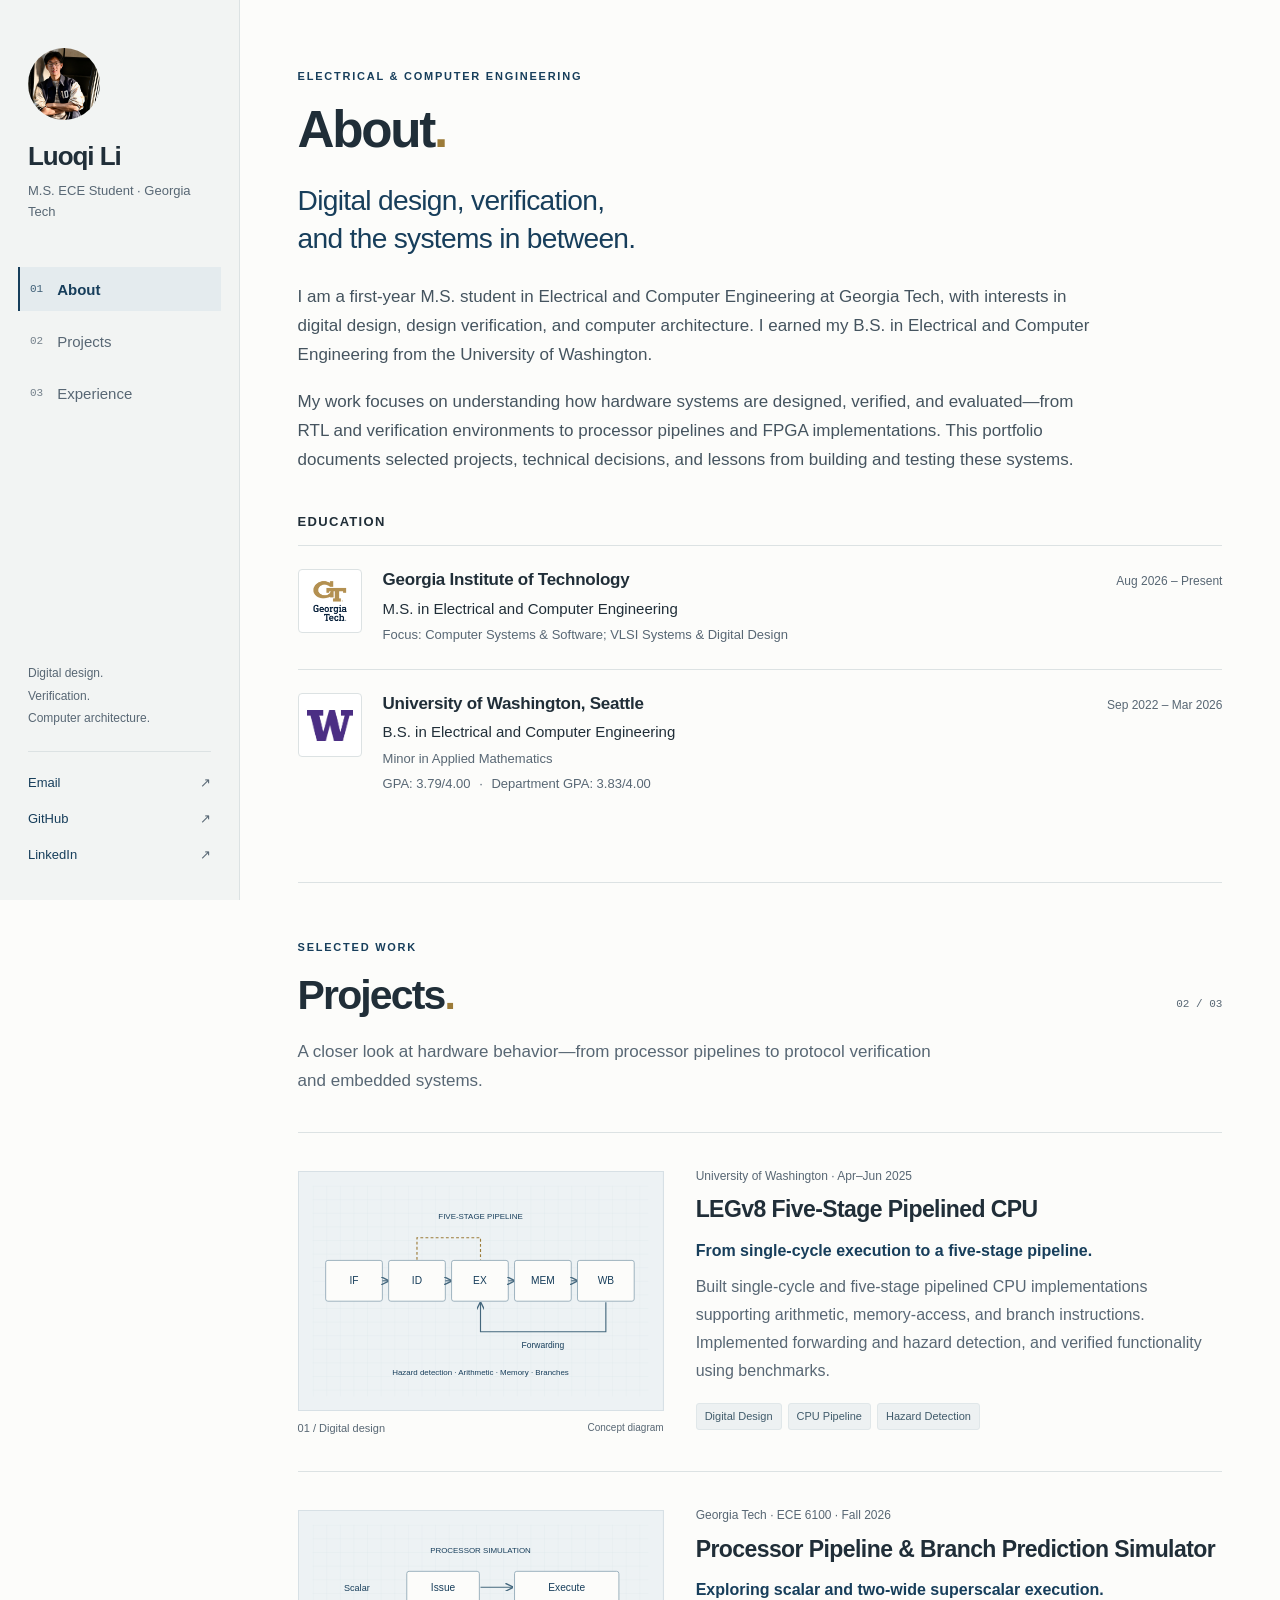
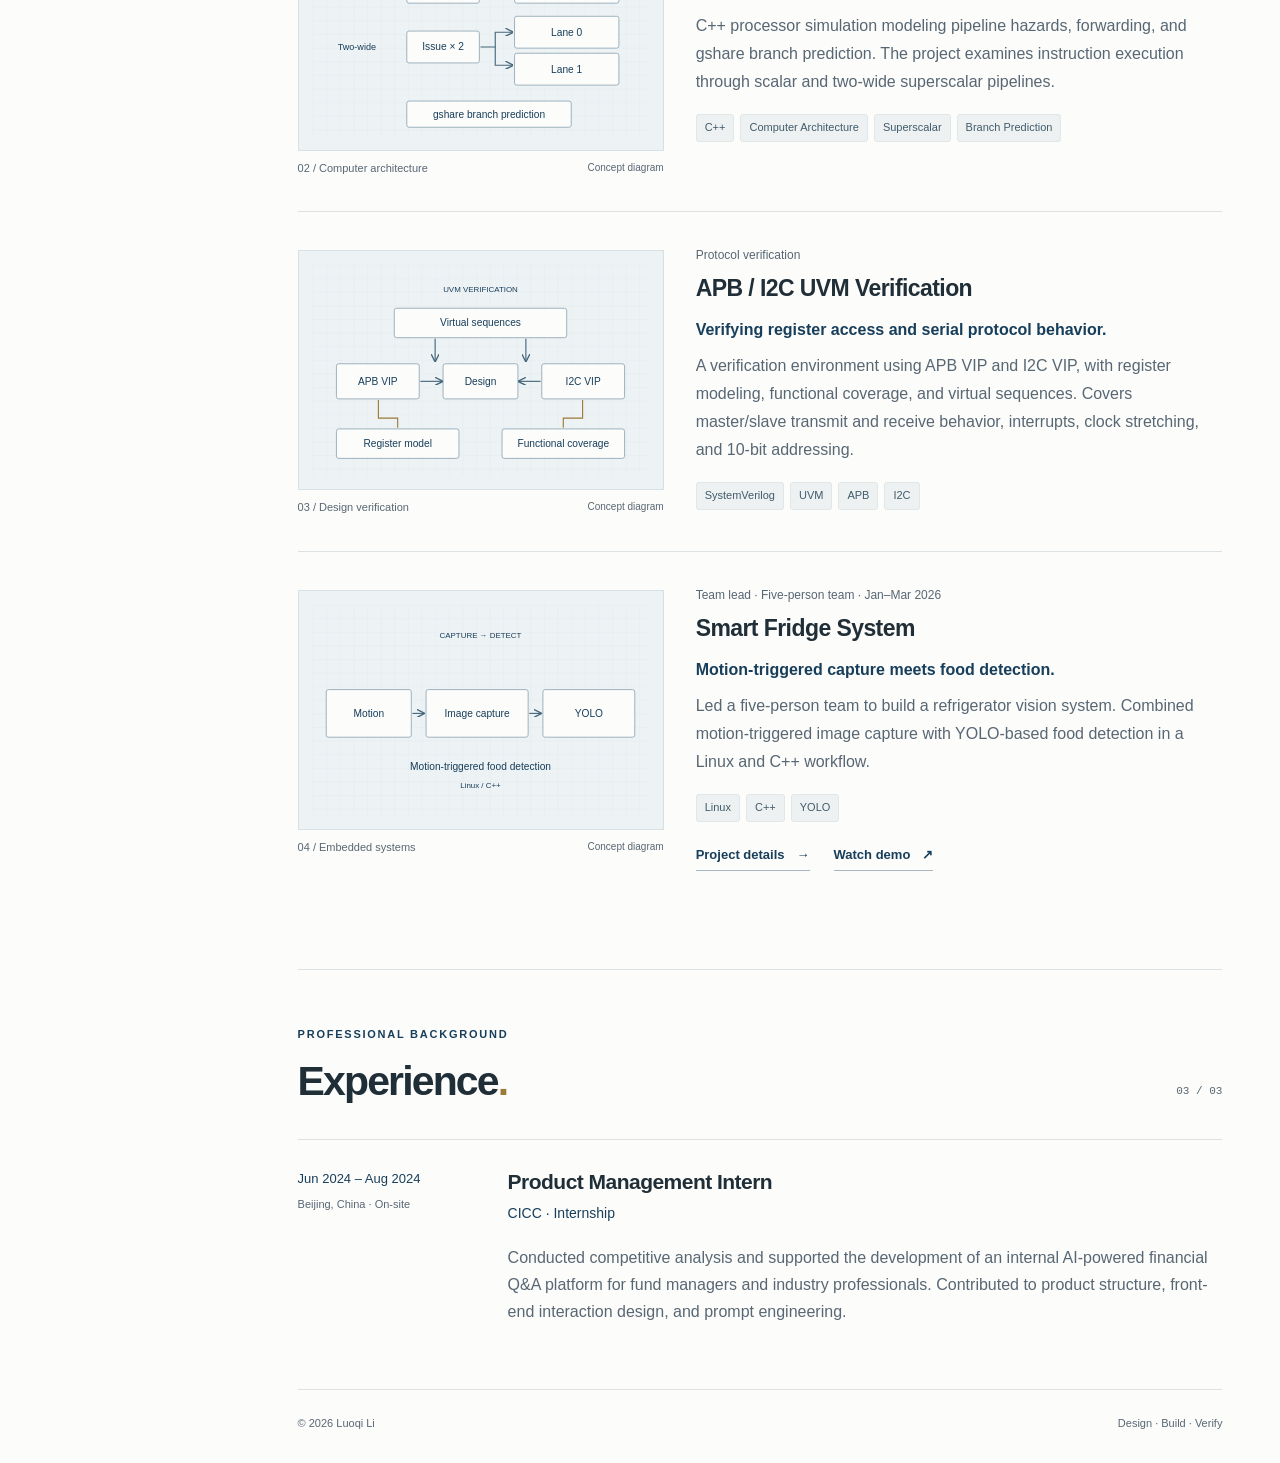
<file: index.html>
<!doctype html>
<html lang="en">
<head>
  <meta charset="utf-8">
  <meta name="viewport" content="width=device-width, initial-scale=1">
  <meta name="description" content="Luoqi Li is an M.S. ECE student at Georgia Tech. Explore projects in digital design, design verification, processor architecture, and embedded systems.">
  <meta name="theme-color" content="#17354c">
  <title>Luoqi Li | Digital Design & Computer Architecture</title>
  <link rel="icon" href="images/favicon.svg" type="image/svg+xml">
  <link rel="stylesheet" href="assets/css/main.css">
  <script src="assets/js/main.js" defer></script>
</head>
<body>
<a class="skip-link" href="#main">Skip to content</a>
<header class="sidebar">
  <a class="identity" href="#about" aria-label="Luoqi Li — About">
    <img class="avatar" src="images/avatar/1.jpg" width="72" height="72" alt="Luoqi Li">
    <span><span class="name">Luoqi Li</span><span class="identity-description">M.S. ECE Student · Georgia Tech</span></span>
  </a>
  <nav class="section-nav" aria-label="Main navigation">
    <a href="#about"><span class="nav-number" aria-hidden="true">01</span> About</a>
    <a href="#projects"><span class="nav-number" aria-hidden="true">02</span> Projects</a>
    <a href="#experience"><span class="nav-number" aria-hidden="true">03</span> Experience</a>
  </nav>
  <div class="sidebar-bottom">
    <p class="sidebar-note">Digital design.<br>Verification.<br>Computer architecture.</p>
    <div class="social-links" aria-label="Contact links">
      <a href="mailto:luoqi.li.ece@gmail.com">Email <span aria-hidden="true">↗</span></a>
      <a href="https://github.com/luoqi-dev">GitHub <span aria-hidden="true">↗</span></a>
      <a href="https://www.linkedin.com/in/luoqi-li-4988713ab">LinkedIn <span aria-hidden="true">↗</span></a>
    </div>
  </div>
</header>
<main id="main" class="main-content">
  <section id="about" class="section about" aria-labelledby="about-title" tabindex="-1">
    <p class="eyebrow">Electrical &amp; Computer Engineering</p>
    <h1 id="about-title">About<span class="heading-dot">.</span></h1>
    <p class="intro-line">Digital design, verification,<br class="desktop-break"> and the systems in between.</p>
    <!-- Editable introductory draft supplied by Luoqi; keep visitor-facing copy free of editing labels. -->
    <div class="about-copy">
      <p>I am a first-year M.S. student in Electrical and Computer Engineering at Georgia Tech, with interests in digital design, design verification, and computer architecture. I earned my B.S. in Electrical and Computer Engineering from the University of Washington.</p>
      <p>My work focuses on understanding how hardware systems are designed, verified, and evaluated—from RTL and verification environments to processor pipelines and FPGA implementations. This portfolio documents selected projects, technical decisions, and lessons from building and testing these systems.</p>
    </div>
    <div class="education" aria-labelledby="education-title">
      <h2 id="education-title" class="small-heading">Education</h2>
      <article class="education-entry">
        <div class="school-logo school-logo-gt"><img src="images/logos/georgia-tech.png" width="64" height="64" alt="Georgia Tech logo" loading="lazy"></div>
        <div class="education-content"><div class="entry-heading"><h3>Georgia Institute of Technology</h3><span class="meta">Aug 2026 – Present</span></div>
          <p class="degree">M.S. in Electrical and Computer Engineering</p>
          <p class="education-note">Focus: Computer Systems &amp; Software; VLSI Systems &amp; Digital Design</p>
        </div>
      </article>
      <article class="education-entry">
        <div class="school-logo"><img src="images/logos/uw.png" width="64" height="64" alt="University of Washington logo" loading="lazy"></div>
        <div class="education-content"><div class="entry-heading"><h3>University of Washington, Seattle</h3><span class="meta">Sep 2022 – Mar 2026</span></div>
          <p class="degree">B.S. in Electrical and Computer Engineering</p>
          <p class="education-note">Minor in Applied Mathematics</p>
          <p class="education-note">GPA: 3.79/4.00 <span class="separator" aria-hidden="true">·</span> Department GPA: 3.83/4.00</p>
        </div>
      </article>
    </div>
  </section>
  <section id="projects" class="section" aria-labelledby="projects-title" tabindex="-1">
    <div class="section-heading"><div><p class="eyebrow">Selected work</p><h2 id="projects-title">Projects<span class="heading-dot">.</span></h2></div><span class="section-index" aria-hidden="true">02 / 03</span></div>
    <p class="section-intro">A closer look at hardware behavior—from processor pipelines to protocol verification and embedded systems.</p>
    <div class="project-list">
      <article class="project-entry">
        <figure class="project-visual"><div class="image-frame"><span class="image-fallback" aria-hidden="true">Digital design</span><img src="images/projects/legv8-cpu.svg" width="640" height="420" loading="lazy" alt="Conceptual five-stage pipeline with a forwarding feedback path"></div><figcaption>01 / Digital design <span>Concept diagram</span></figcaption></figure>
        <div class="project-content"><p class="meta">University of Washington · Apr–Jun 2025</p><h3>LEGv8 Five-Stage Pipelined CPU</h3><p class="project-summary">From single-cycle execution to a five-stage pipeline.</p><p class="project-description">Built single-cycle and five-stage pipelined CPU implementations supporting arithmetic, memory-access, and branch instructions. Implemented forwarding and hazard detection, and verified functionality using benchmarks.</p><ul class="tags" aria-label="Technologies and topics"><li>Digital Design</li><li>CPU Pipeline</li><li>Hazard Detection</li></ul></div>
      </article>
      <article class="project-entry">
        <figure class="project-visual"><div class="image-frame"><span class="image-fallback" aria-hidden="true">Computer architecture</span><img src="images/projects/pipeline-simulator.svg" width="640" height="420" loading="lazy" alt="Conceptual scalar and two-wide execution paths with a branch predictor"></div><figcaption>02 / Computer architecture <span>Concept diagram</span></figcaption></figure>
        <div class="project-content"><p class="meta">Georgia Tech · ECE 6100 · Fall 2026</p><h3>Processor Pipeline &amp; Branch Prediction Simulator</h3><p class="project-summary">Exploring scalar and two-wide superscalar execution.</p><p class="project-description">C++ processor simulation modeling pipeline hazards, forwarding, and gshare branch prediction. The project examines instruction execution through scalar and two-wide superscalar pipelines.</p><ul class="tags" aria-label="Technologies and topics"><li>C++</li><li>Computer Architecture</li><li>Superscalar</li><li>Branch Prediction</li></ul></div>
      </article>
      <article class="project-entry">
        <figure class="project-visual"><div class="image-frame"><span class="image-fallback" aria-hidden="true">Design verification</span><img src="images/projects/uvm-verification.svg" width="640" height="420" loading="lazy" alt="Conceptual APB and I2C verification environment with register model and coverage"></div><figcaption>03 / Design verification <span>Concept diagram</span></figcaption></figure>
        <div class="project-content"><p class="meta">Protocol verification</p><h3>APB / I2C UVM Verification</h3><p class="project-summary">Verifying register access and serial protocol behavior.</p><p class="project-description">A verification environment using APB VIP and I2C VIP, with register modeling, functional coverage, and virtual sequences. Covers master/slave transmit and receive behavior, interrupts, clock stretching, and 10-bit addressing.</p><ul class="tags" aria-label="Technologies and topics"><li>SystemVerilog</li><li>UVM</li><li>APB</li><li>I2C</li></ul></div>
      </article>
      <article class="project-entry">
        <figure class="project-visual"><div class="image-frame"><span class="image-fallback" aria-hidden="true">Embedded systems</span><img src="images/projects/smart-fridge.svg" width="640" height="420" loading="lazy" alt="Conceptual food detection workflow from motion to image capture to YOLO"></div><figcaption>04 / Embedded systems <span>Concept diagram</span></figcaption></figure>
        <div class="project-content"><p class="meta">Team lead · Five-person team · Jan–Mar 2026</p><h3>Smart Fridge System</h3><p class="project-summary">Motion-triggered capture meets food detection.</p><p class="project-description">Led a five-person team to build a refrigerator vision system. Combined motion-triggered image capture with YOLO-based food detection in a Linux and C++ workflow.</p><ul class="tags" aria-label="Technologies and topics"><li>Linux</li><li>C++</li><li>YOLO</li></ul><div class="project-links"><a class="text-link" href="projects.html#project-1">Project details <span aria-hidden="true">→</span></a><a class="text-link" href="https://www.youtube.com/watch?v=fV0JKsauYis">Watch demo <span aria-hidden="true">↗</span></a></div></div>
      </article>
    </div>
  </section>
  <section id="experience" class="section" aria-labelledby="experience-title" tabindex="-1">
    <span id="experiences" class="legacy-anchor" aria-hidden="true"></span>
    <div class="section-heading"><div><p class="eyebrow">Professional background</p><h2 id="experience-title">Experience<span class="heading-dot">.</span></h2></div><span class="section-index" aria-hidden="true">03 / 03</span></div>
    <article class="experience-entry"><div class="experience-date">Jun 2024 – Aug 2024<span>Beijing, China · On-site</span></div><div><h3>Product Management Intern</h3><p class="company">CICC · Internship</p><p>Conducted competitive analysis and supported the development of an internal AI-powered financial Q&amp;A platform for fund managers and industry professionals. Contributed to product structure, front-end interaction design, and prompt engineering.</p></div></article>
  </section>
  <footer class="page-footer"><span>© 2026 Luoqi Li</span><span>Design · Build · Verify</span></footer>
</main>
</body>
</html>
</file>
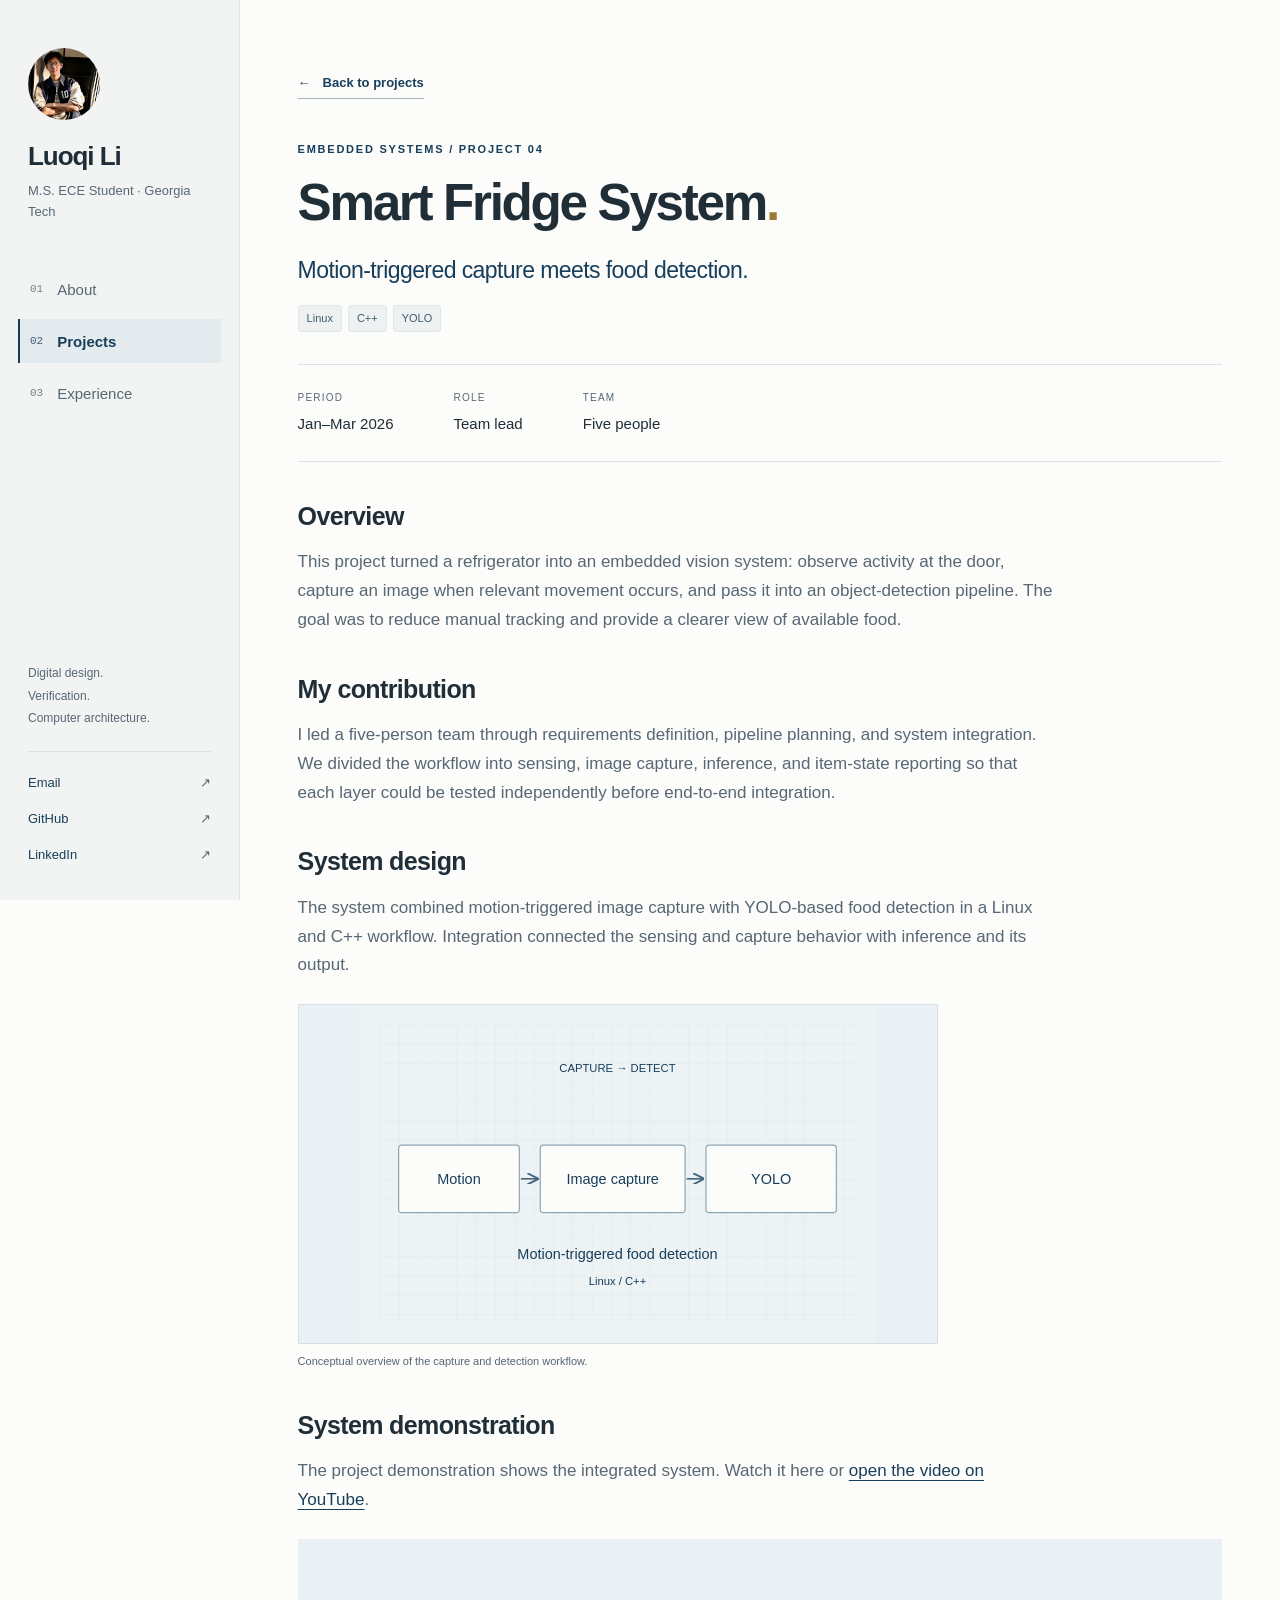
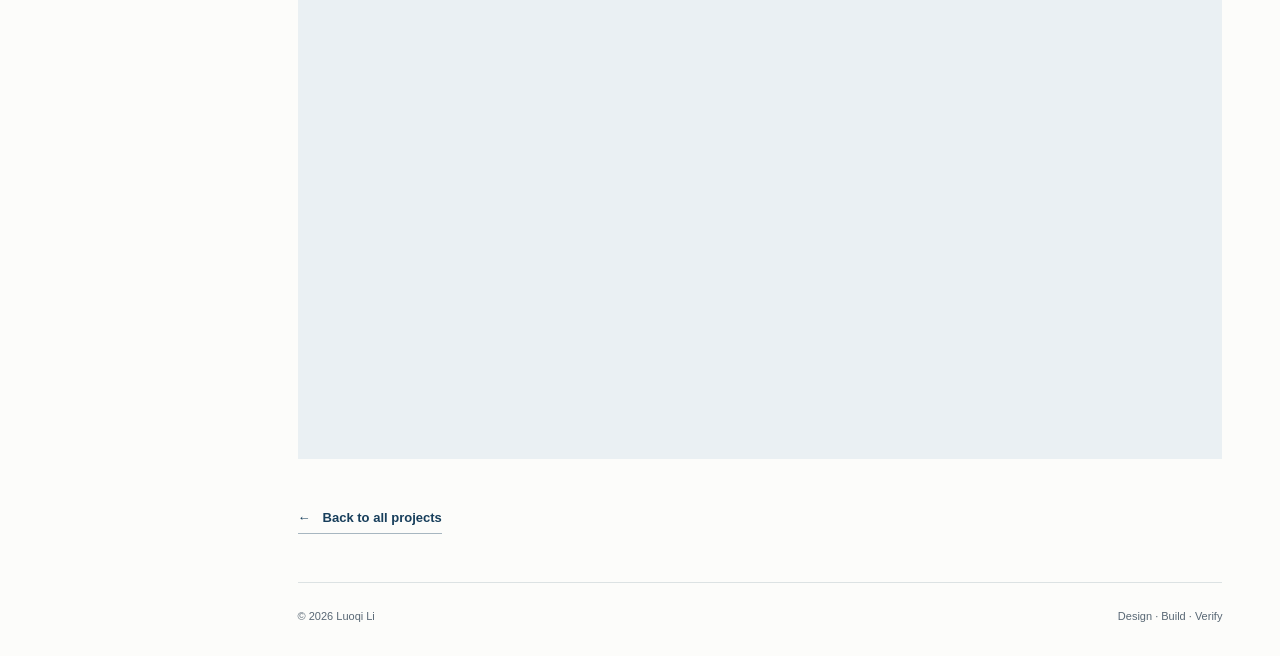
<file: projects.html>
<!doctype html>
<html lang="en">
<head>
  <meta charset="utf-8">
  <meta name="viewport" content="width=device-width, initial-scale=1">
  <meta name="description" content="A motion-triggered refrigerator vision system using Linux, C++, and YOLO. Project overview, team leadership, system workflow, and video demonstration.">
  <meta name="theme-color" content="#17354c">
  <title>Smart Fridge System | Luoqi Li</title>
  <link rel="icon" href="images/favicon.svg" type="image/svg+xml">
  <link rel="stylesheet" href="assets/css/main.css">
  <script src="assets/js/main.js" defer></script>
</head>
<body>
<a class="skip-link" href="#main">Skip to content</a>
<header class="sidebar">
  <a class="identity" href="index.html#about" aria-label="Luoqi Li — About">
    <img class="avatar" src="images/avatar/1.jpg" width="72" height="72" alt="Luoqi Li">
    <span><span class="name">Luoqi Li</span><span class="identity-description">M.S. ECE Student · Georgia Tech</span></span>
  </a>
  <nav class="section-nav" aria-label="Main navigation">
    <a href="index.html#about"><span class="nav-number" aria-hidden="true">01</span> About</a>
    <a href="index.html#projects" aria-current="page"><span class="nav-number" aria-hidden="true">02</span> Projects</a>
    <a href="index.html#experience"><span class="nav-number" aria-hidden="true">03</span> Experience</a>
  </nav>
  <div class="sidebar-bottom">
    <p class="sidebar-note">Digital design.<br>Verification.<br>Computer architecture.</p>
    <div class="social-links" aria-label="Contact links">
      <a href="mailto:luoqi.li.ece@gmail.com">Email <span aria-hidden="true">↗</span></a>
      <a href="https://github.com/luoqi-dev">GitHub <span aria-hidden="true">↗</span></a>
      <a href="https://www.linkedin.com/in/luoqi-li-4988713ab">LinkedIn <span aria-hidden="true">↗</span></a>
    </div>
  </div>
</header>
<main id="main" class="main-content detail-content">
  <a class="text-link back-link" href="index.html#projects"><span aria-hidden="true">←</span> Back to projects</a>
  <article id="project-1" class="project-detail">
    <header class="detail-header"><p class="eyebrow">Embedded systems / Project 04</p><h1>Smart Fridge System<span class="heading-dot">.</span></h1><p class="intro-line">Motion-triggered capture meets food detection.</p><ul class="tags" aria-label="Technologies and topics"><li>Linux</li><li>C++</li><li>YOLO</li></ul>
    <dl class="project-facts"><div><dt>Period</dt><dd>Jan–Mar 2026</dd></div><div><dt>Role</dt><dd>Team lead</dd></div><div><dt>Team</dt><dd>Five people</dd></div></dl></header>
    <section class="detail-section" aria-labelledby="overview"><h2 id="overview">Overview</h2><p>This project turned a refrigerator into an embedded vision system: observe activity at the door, capture an image when relevant movement occurs, and pass it into an object-detection pipeline. The goal was to reduce manual tracking and provide a clearer view of available food.</p></section>
    <section class="detail-section" aria-labelledby="contribution"><h2 id="contribution">My contribution</h2><p>I led a five-person team through requirements definition, pipeline planning, and system integration. We divided the workflow into sensing, image capture, inference, and item-state reporting so that each layer could be tested independently before end-to-end integration.</p></section>
    <section class="detail-section" aria-labelledby="implementation"><h2 id="implementation">System design</h2><p>The system combined motion-triggered image capture with YOLO-based food detection in a Linux and C++ workflow. Integration connected the sensing and capture behavior with inference and its output.</p><figure class="system-figure"><div class="image-frame"><span class="image-fallback" aria-hidden="true">Motion → Image capture → YOLO detection</span><img src="images/projects/smart-fridge.svg" width="640" height="420" loading="lazy" alt="Conceptual workflow: motion triggers image capture, followed by YOLO food detection"></div><figcaption>Conceptual overview of the capture and detection workflow.</figcaption></figure></section>
    <section class="detail-section" aria-labelledby="demo"><h2 id="demo">System demonstration</h2><p>The project demonstration shows the integrated system. Watch it here or <a href="https://www.youtube.com/watch?v=fV0JKsauYis">open the video on YouTube</a>.</p><div class="video-embed"><iframe width="560" height="315" src="https://www.youtube.com/embed/fV0JKsauYis" title="Smart Fridge System — project demonstration" loading="lazy" referrerpolicy="strict-origin-when-cross-origin" allow="encrypted-media; picture-in-picture; fullscreen" allowfullscreen></iframe></div></section>
  </article>
  <a class="text-link detail-back" href="index.html#projects"><span aria-hidden="true">←</span> Back to all projects</a>
  <footer class="page-footer"><span>© 2026 Luoqi Li</span><span>Design · Build · Verify</span></footer>
</main>
</body>
</html>
</file>
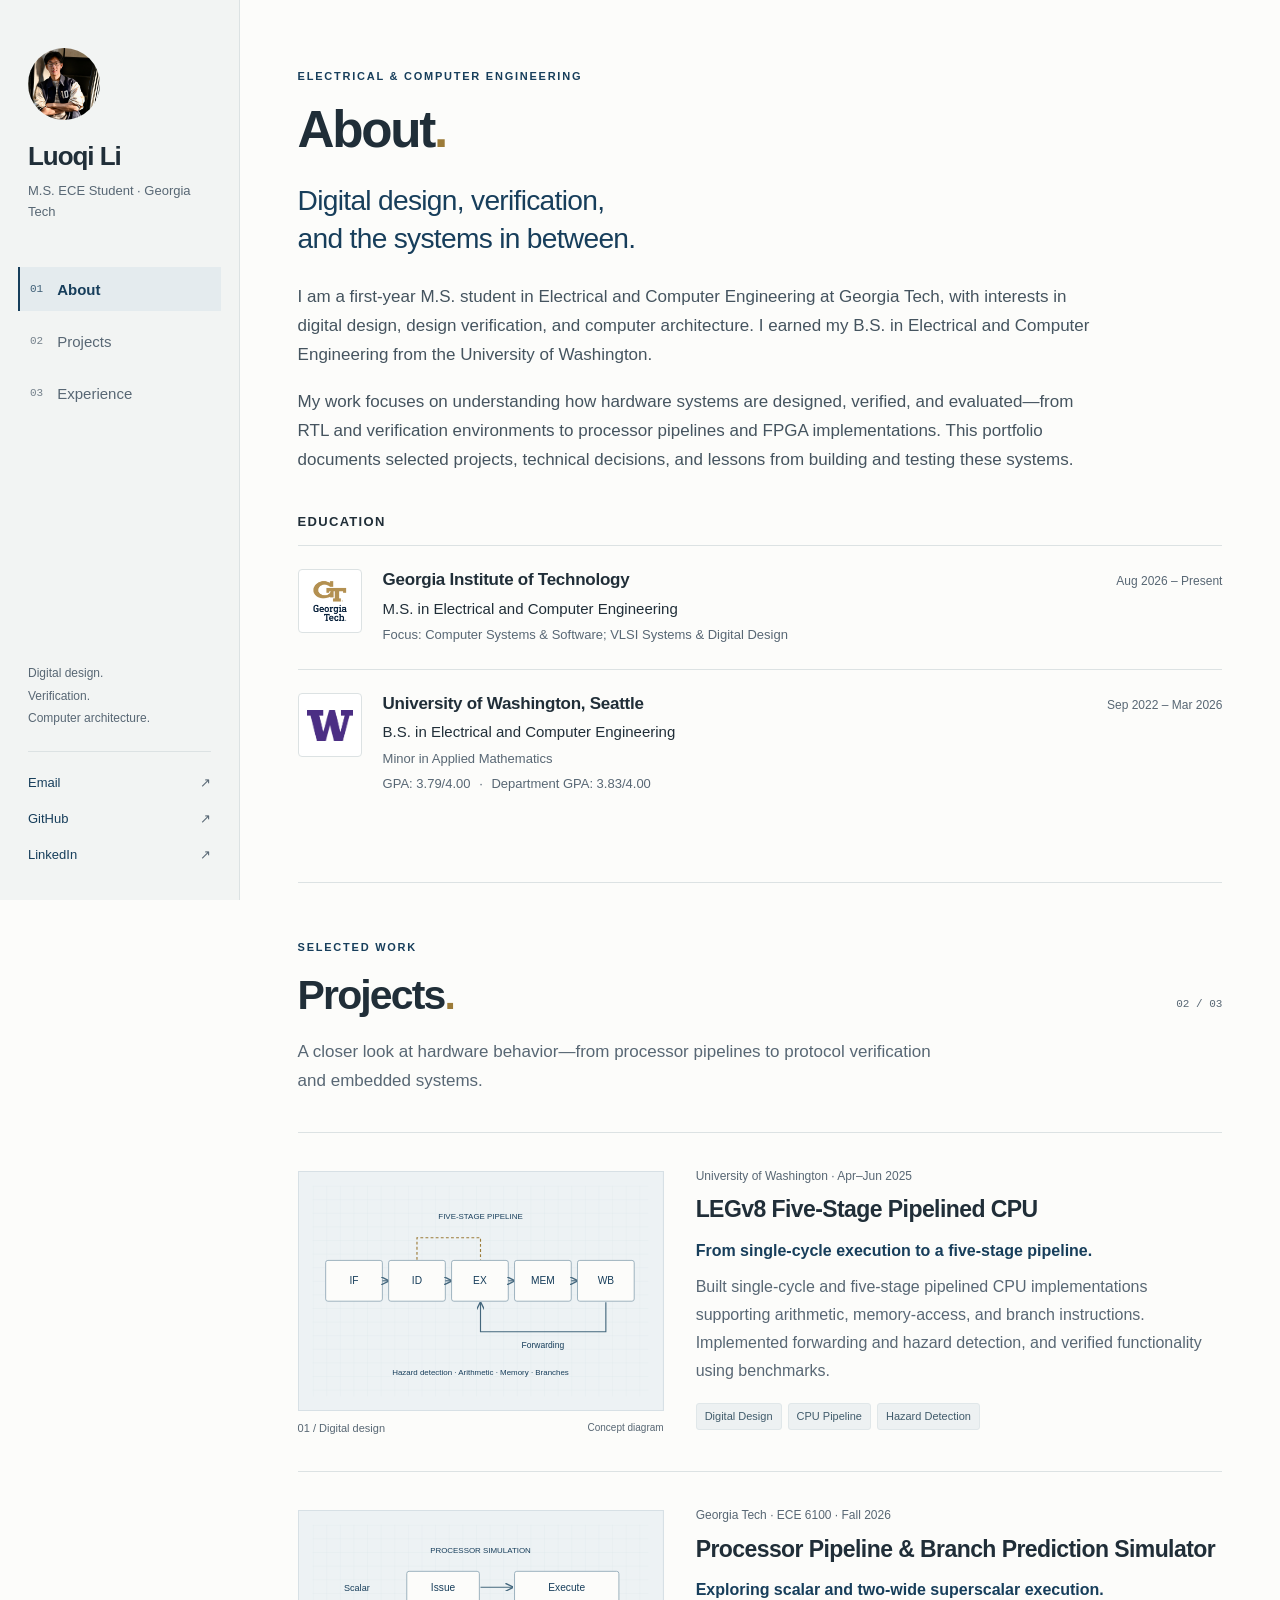
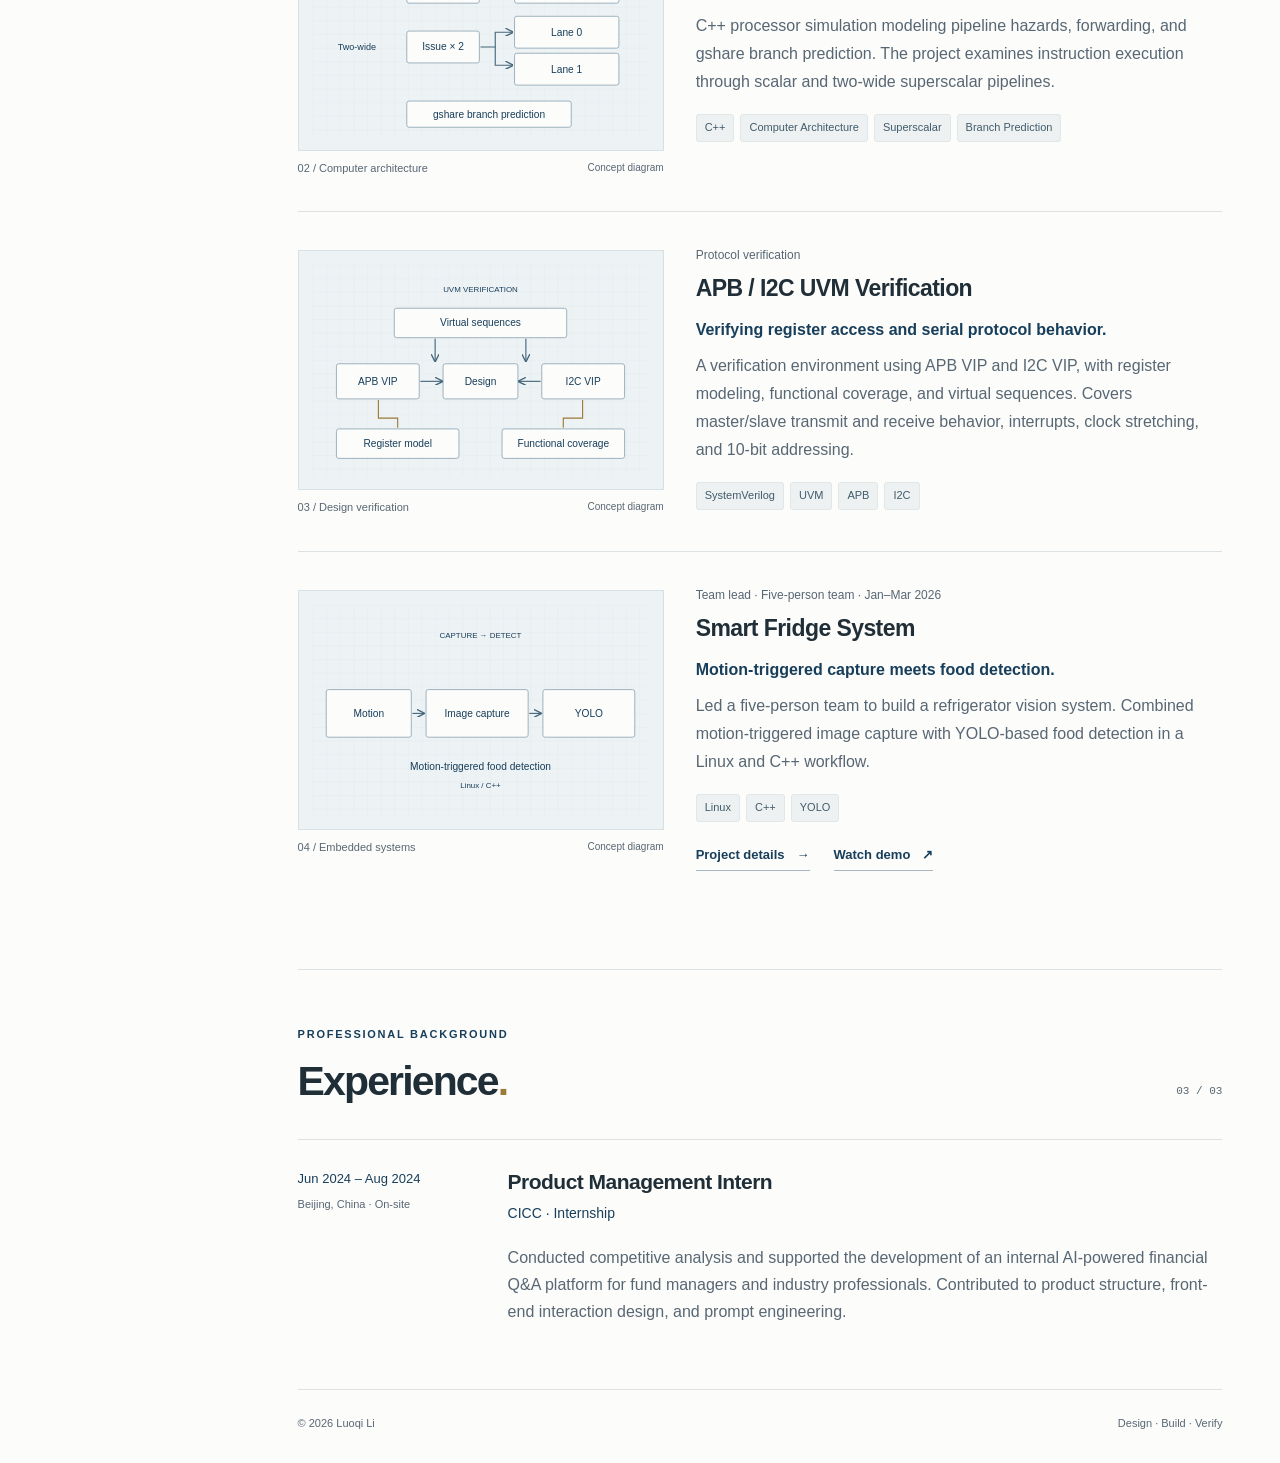
<file: reflections.html>
<!doctype html>
<html lang="en"><head><meta charset="utf-8"><meta name="viewport" content="width=device-width, initial-scale=1"><meta http-equiv="refresh" content="0;url=index.html"><meta name="robots" content="noindex"><title>Luoqi Li | Portfolio</title></head><body><p>This page has been retired. <a href="index.html">Visit Luoqi Li’s portfolio</a>.</p></body></html>
</file>
<file: assets/css/main.css>
/* Shared design system for the portfolio and project detail page. */
:root {
  --paper: #fcfcfa;
  --sidebar: #f2f4f3;
  --ink: #202e38;
  --muted: #586774;
  --navy: #173e5b;
  --gold: #9c7b38;
  --line: #dce2e3;
  --wash: #eaf0f3;
  --sidebar-width: 240px;
  --content-width: 1120px;
  --space: clamp(28px, 4.5vw, 72px);
}
* { box-sizing: border-box; }
html { scroll-behavior: smooth; scroll-padding-top: 32px; }
body { margin: 0; background: var(--paper); color: var(--ink); font: 17px/1.7 -apple-system, BlinkMacSystemFont, "Segoe UI", Arial, sans-serif; }
a { color: var(--navy); text-underline-offset: 4px; text-decoration-thickness: 1px; }
a:hover { color: #79602c; }
a, button { -webkit-tap-highlight-color: transparent; }
:focus-visible { outline: 3px solid var(--gold); outline-offset: 5px; border-radius: 2px; }
section[tabindex="-1"]:focus { outline: none; }
img { max-width: 100%; display: block; }
h1, h2, h3, p, figure, ul, dl, dd { margin: 0; }
h1, h2, h3 { color: var(--ink); font-weight: 650; }
h1, h2 { line-height: 1.13; letter-spacing: -.045em; }
h1 { font-size: clamp(42px, 4vw, 58px); }
h2 { font-size: clamp(34px, 3.2vw, 44px); }
h3 { font-size: 23px; line-height: 1.3; letter-spacing: -.025em; }
p + p { margin-top: 18px; }
.skip-link { position: fixed; top: 12px; left: 12px; transform: translateY(-200%); z-index: 10; padding: 10px 20px; background: white; }
.skip-link:focus { transform: none; }
.sidebar { position: fixed; inset: 0 auto 0 0; width: var(--sidebar-width); padding: 48px 28px 28px; display: flex; flex-direction: column; overflow-y: auto; background: var(--sidebar); border-right: 1px solid var(--line); }
.identity { display: block; text-decoration: none; color: var(--ink); }
.avatar { width: 72px; height: 72px; border-radius: 50%; object-fit: cover; margin-bottom: 20px; }
.name { display: block; font-size: 26px; font-weight: 650; letter-spacing: -.04em; line-height: 1.3; }
.identity-description { display: block; font-size: 13px; line-height: 1.6; color: var(--muted); margin-top: 7px; max-width: 175px; }
.section-nav { display: grid; gap: 8px; margin: 45px -10px 32px; }
.section-nav a { display: flex; gap: 14px; align-items: center; min-height: 44px; padding: 8px 10px; text-decoration: none; color: var(--muted); border-left: 2px solid transparent; font-size: 15px; transition: color .15s, background-color .15s; }
.nav-number { font: 11px/1.5 Consolas, monospace; opacity: .8; }
.section-nav a:hover { background: #e9eded; color: var(--navy); }
.section-nav a[aria-current] { color: var(--navy); background: #e4ebee; border-left-color: var(--navy); font-weight: 650; }
.sidebar-bottom { margin-top: auto; padding-top: 24px; }
.sidebar-note { font-size: 12px; line-height: 1.85; color: var(--muted); padding-bottom: 22px; border-bottom: 1px solid var(--line); }
.social-links { display: grid; gap: 8px; padding-top: 20px; }
.social-links a { display: flex; justify-content: space-between; text-decoration: none; font-size: 13px; min-height: 28px; }
.social-links span { color: var(--muted); }
.main-content { margin-left: var(--sidebar-width); max-width: var(--content-width); padding: 68px var(--space) 0; }
.section { position: relative; padding-bottom: 64px; scroll-margin-top: 0; }
.section + .section { padding-top: 56px; border-top: 1px solid var(--line); }
.eyebrow { color: var(--navy); font-size: 11px; line-height: 1.5; font-weight: 650; letter-spacing: .16em; text-transform: uppercase; margin-bottom: 16px; }
.heading-dot { color: var(--gold); }
.intro-line { font-size: clamp(22px, 2.2vw, 30px); line-height: 1.35; letter-spacing: -.025em; margin-top: 24px; color: var(--navy); }
.about-copy { max-width: 800px; margin-top: 25px; color: #45545f; }
.education { margin-top: 40px; }
.small-heading { font-size: 13px; letter-spacing: .1em; text-transform: uppercase; margin-bottom: 16px; }
.education-entry { display: flex; gap: 21px; padding: 23px 0; border-top: 1px solid var(--line); }
.school-logo { width: 64px; height: 64px; flex: 0 0 64px; display: grid; place-items: center; border: 1px solid var(--line); border-radius: 4px; background: #fff; overflow: hidden; }
.school-logo img { width: 100%; height: 100%; object-fit: contain; padding: 8px; }
.school-logo-gt { color: #89723e; font-size: 24px; font-weight: 750; letter-spacing: -.06em; }
.education-content { flex: 1; min-width: 0; }
.entry-heading { display: flex; flex-wrap: wrap; gap: 4px 20px; justify-content: space-between; align-items: baseline; }
.entry-heading h3 { font-size: 17px; letter-spacing: -.015em; }
.meta { color: var(--muted); font-size: 12px; line-height: 1.6; }
.degree { font-size: 15px; margin-top: 4px; }
.education-note { font-size: 13px; line-height: 1.7; color: var(--muted); margin-top: 3px; }
.separator { margin: 0 5px; }
.section-heading { display: flex; justify-content: space-between; align-items: end; gap: 12px; }
.section-index { font: 11px/1.5 Consolas, monospace; color: var(--muted); padding-bottom: 5px; white-space: nowrap; }
.section-intro { max-width: 640px; margin-top: 20px; color: var(--muted); }
.project-list { margin-top: 36px; }
.project-entry { display: grid; grid-template-columns: minmax(0, .82fr) minmax(0, 1.18fr); gap: 32px; align-items: start; padding: 34px 0; border-top: 1px solid var(--line); }
.project-visual { margin-top: 4px; }
.image-frame { position: relative; aspect-ratio: 32 / 21; background: var(--wash); border: 1px solid #d7e0e5; overflow: hidden; }
.image-frame img { position: relative; width: 100%; height: 100%; object-fit: contain; background: var(--wash); }
.image-fallback { position: absolute; inset: 0; display: grid; place-content: center; padding: 24px; color: var(--navy); text-align: center; font-size: 17px; }
.image-frame img.is-missing { visibility: hidden; }
figcaption { font-size: 11px; color: var(--muted); margin-top: 9px; line-height: 1.6; }
.project-visual figcaption { display: flex; flex-wrap: wrap; justify-content: space-between; gap: 3px 10px; }
.project-visual figcaption span { font-size: 10px; }
.project-content h3 { margin-top: 9px; }
.project-summary { font-size: 16px; line-height: 1.5; font-weight: 550; color: var(--navy); margin-top: 14px; }
.project-description { font-size: 16px; line-height: 1.75; color: var(--muted); margin-top: 10px; }
.tags { list-style: none; padding: 0; display: flex; flex-wrap: wrap; gap: 6px; margin-top: 18px; }
.tags li { font-size: 11px; line-height: 1.6; color: #405b6b; padding: 4px 8px; background: #edf1f2; border: 1px solid #e0e7e9; border-radius: 3px; }
.project-links { display: flex; flex-wrap: wrap; gap: 12px 24px; margin-top: 22px; }
.text-link { display: inline-flex; align-items: center; gap: 12px; font-size: 13px; font-weight: 600; text-decoration: none; border-bottom: 1px solid #a7b6c0; padding-bottom: 4px; }
.text-link:hover { border-color: var(--gold); }
.experience-entry { display: grid; grid-template-columns: 180px minmax(0,1fr); gap: 30px; margin-top: 34px; border-top: 1px solid var(--line); padding-top: 28px; }
.experience-date { font-size: 13px; color: var(--navy); }
.experience-date span { display: block; font-size: 11px; color: var(--muted); margin-top: 5px; }
.experience-entry h3 { font-size: 21px; }
.company { font-size: 14px; color: var(--navy); margin-top: 7px; }
.experience-entry p:last-child { font-size: 16px; color: var(--muted); }
.legacy-anchor { position: absolute; top: 0; }
.page-footer { display: flex; justify-content: space-between; gap: 15px; border-top: 1px solid var(--line); padding: 24px 0 30px; color: var(--muted); font-size: 11px; }
.back-link { margin-bottom: 42px; }
.detail-header h1 { max-width: 700px; }
.detail-header .intro-line { font-size: 23px; }
.project-facts { display: flex; flex-wrap: wrap; gap: 24px 60px; margin-top: 32px; padding: 24px 0; border-block: 1px solid var(--line); }
.project-facts dt { font-size: 10px; text-transform: uppercase; letter-spacing: .12em; color: var(--muted); }
.project-facts dd { font-size: 15px; margin-top: 5px; }
.detail-section { margin-top: 40px; }
.detail-section h2 { font-size: 25px; letter-spacing: -.025em; margin-bottom: 18px; }
.detail-section p { color: var(--muted); max-width: 760px; }
.system-figure { margin-top: 24px; max-width: 640px; }
.system-figure .image-frame { aspect-ratio: 32 / 17; }
.video-embed { aspect-ratio: 16 / 9; background: var(--wash); margin-top: 24px; }
.video-embed iframe { display: block; width: 100%; height: 100%; border: 0; }
.detail-back { margin: 48px 0; }
@media (min-width: 1600px) { .main-content { margin-left: calc(var(--sidebar-width) + (100vw - 1600px) / 3); } }
@media (max-width: 1100px) and (min-width: 801px) { :root { --space: 32px; } .project-entry { gap: 24px; grid-template-columns: minmax(0,.72fr) minmax(0,1.28fr); } .experience-entry { grid-template-columns: 150px minmax(0,1fr); gap: 24px; } }
@media (max-width: 800px) {
  html { scroll-padding-top: 24px; }
  .sidebar { position: static; width: 100%; padding: 22px 28px 0; border-right: 0; border-bottom: 1px solid var(--line); display: grid; grid-template-columns: 1fr auto; gap: 18px; overflow: visible; }
  .identity { display: flex; align-items: center; gap: 14px; }
  .avatar { width: 48px; height: 48px; margin: 0; }
  .name { font-size: 21px; }
  .identity-description { font-size: 11px; max-width: none; margin-top: 2px; }
  .sidebar-bottom { margin: 0; padding: 0; align-self: center; }
  .sidebar-note { display: none; }
  .social-links { padding: 0; display: flex; gap: 16px; }
  .social-links a { font-size: 12px; align-items: center; }
  .social-links span { display: none; }
  .section-nav { grid-column: 1 / -1; grid-row: 2; display: flex; margin: 0; gap: 24px; }
  .section-nav a { border-left: 0; border-bottom: 2px solid transparent; padding: 8px 0 12px; gap: 7px; }
  .section-nav a[aria-current] { border-bottom-color: var(--navy); background: none; }
  .main-content { margin: 0 auto; padding: 40px 28px 0; }
  .section { padding-bottom: 44px; }
  .section + .section { padding-top: 40px; }
  .project-entry { grid-template-columns: 1fr; gap: 22px; }
  .project-visual { max-width: 100%; }
  .image-frame { aspect-ratio: 16 / 8; }
  .experience-entry { grid-template-columns: 1fr; gap: 17px; }
}
@media (max-width: 480px) {
  body { font-size: 16px; }
  .sidebar { padding: 18px 22px 0; gap: 12px; grid-template-columns: 1fr; }
  .sidebar-bottom { grid-row: 2; }
  .social-links { gap: 24px; }
  .section-nav { grid-row: 3; gap: 25px; }
  .section-nav a { font-size: 13px; }
  .nav-number { font-size: 10px; }
  .main-content { padding: 36px 22px 0; }
  .eyebrow { font-size: 10px; }
  .intro-line { font-size: 23px; }
  .desktop-break { display: none; }
  .education-entry { gap: 14px; }
  .school-logo { flex-basis: 46px; width: 46px; height: 46px; font-size: 21px; }
  .entry-heading h3 { font-size: 16px; }
  .degree { font-size: 14px; }
  .education-note { font-size: 12px; }
  .project-entry { padding-block: 28px; }
  .image-frame { aspect-ratio: 32 / 21; }
  .project-content h3 { font-size: 23px; }
  .project-facts { gap: 22px; }
  .detail-header h1 { font-size: 40px; }
  .page-footer { font-size: 10px; }
}
@media (prefers-reduced-motion: reduce) { html { scroll-behavior: auto; } *, *::before, *::after { transition: none !important; } }
</file>
